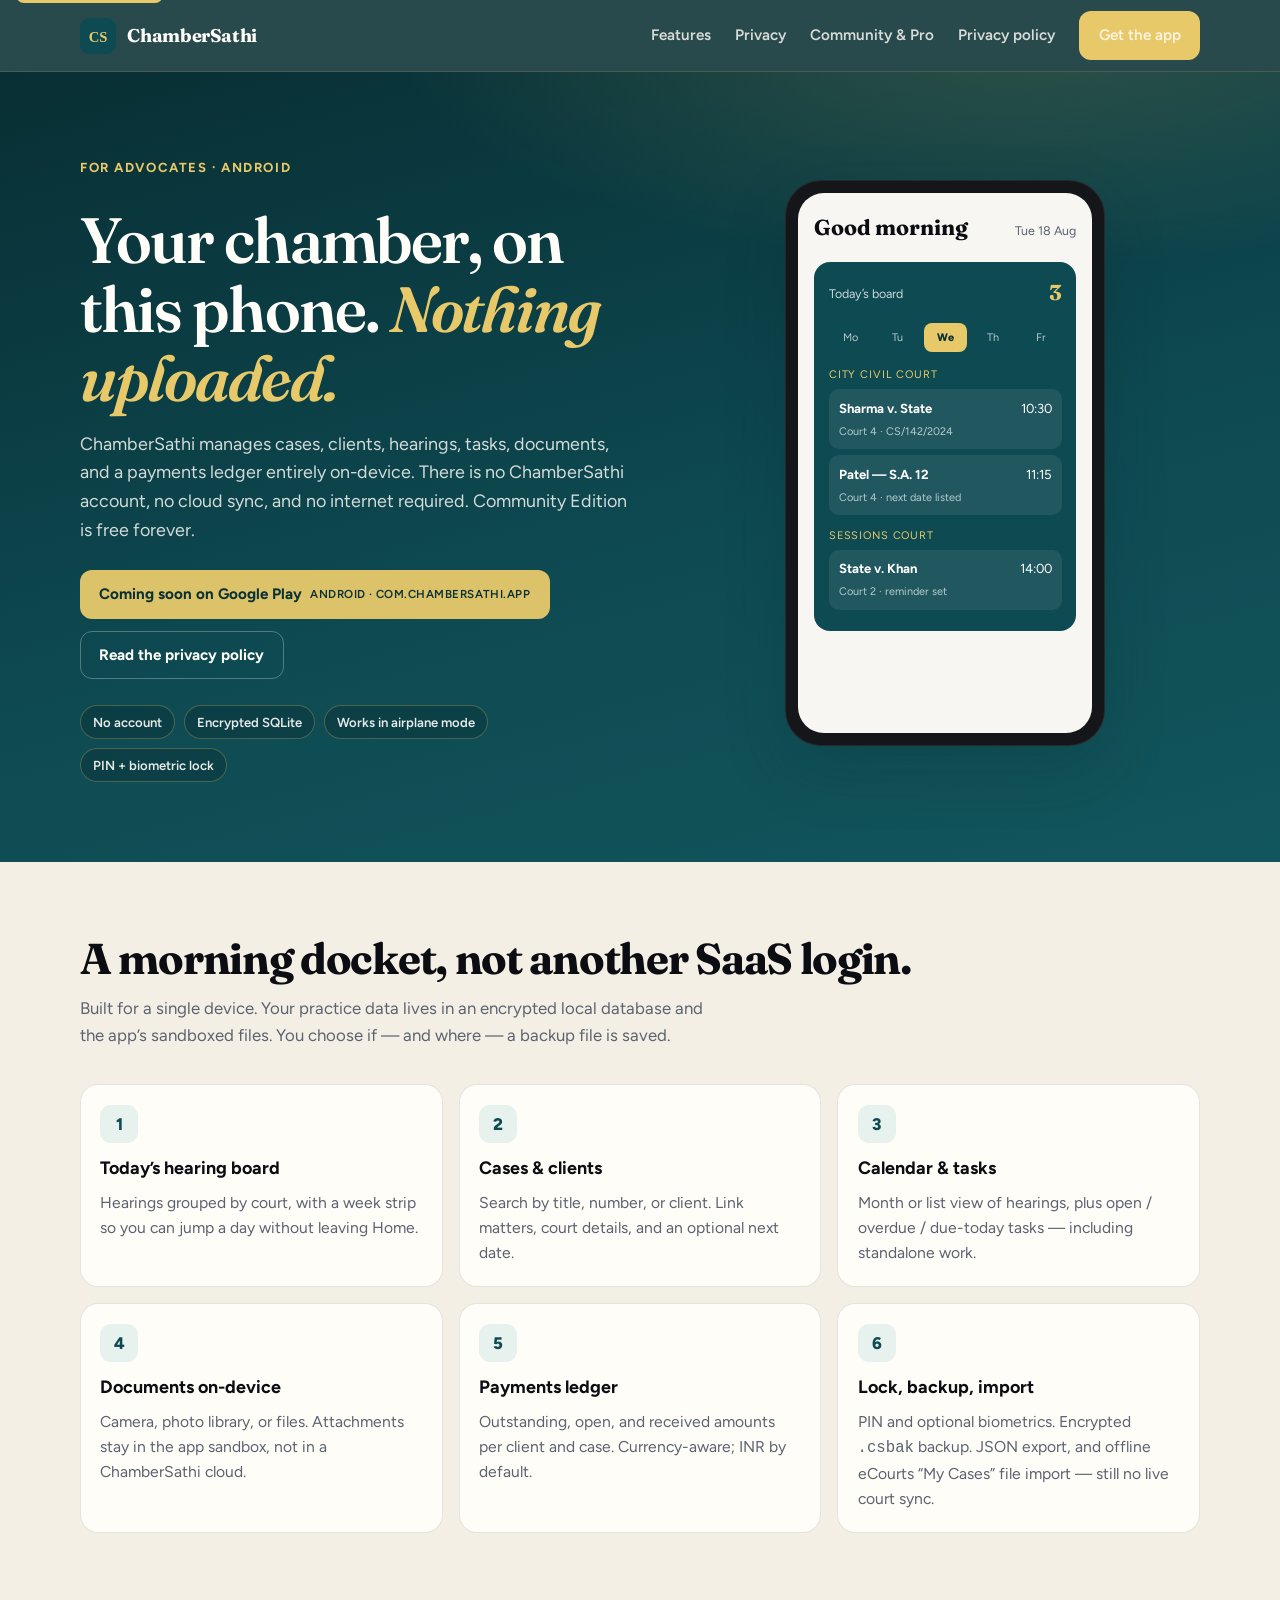
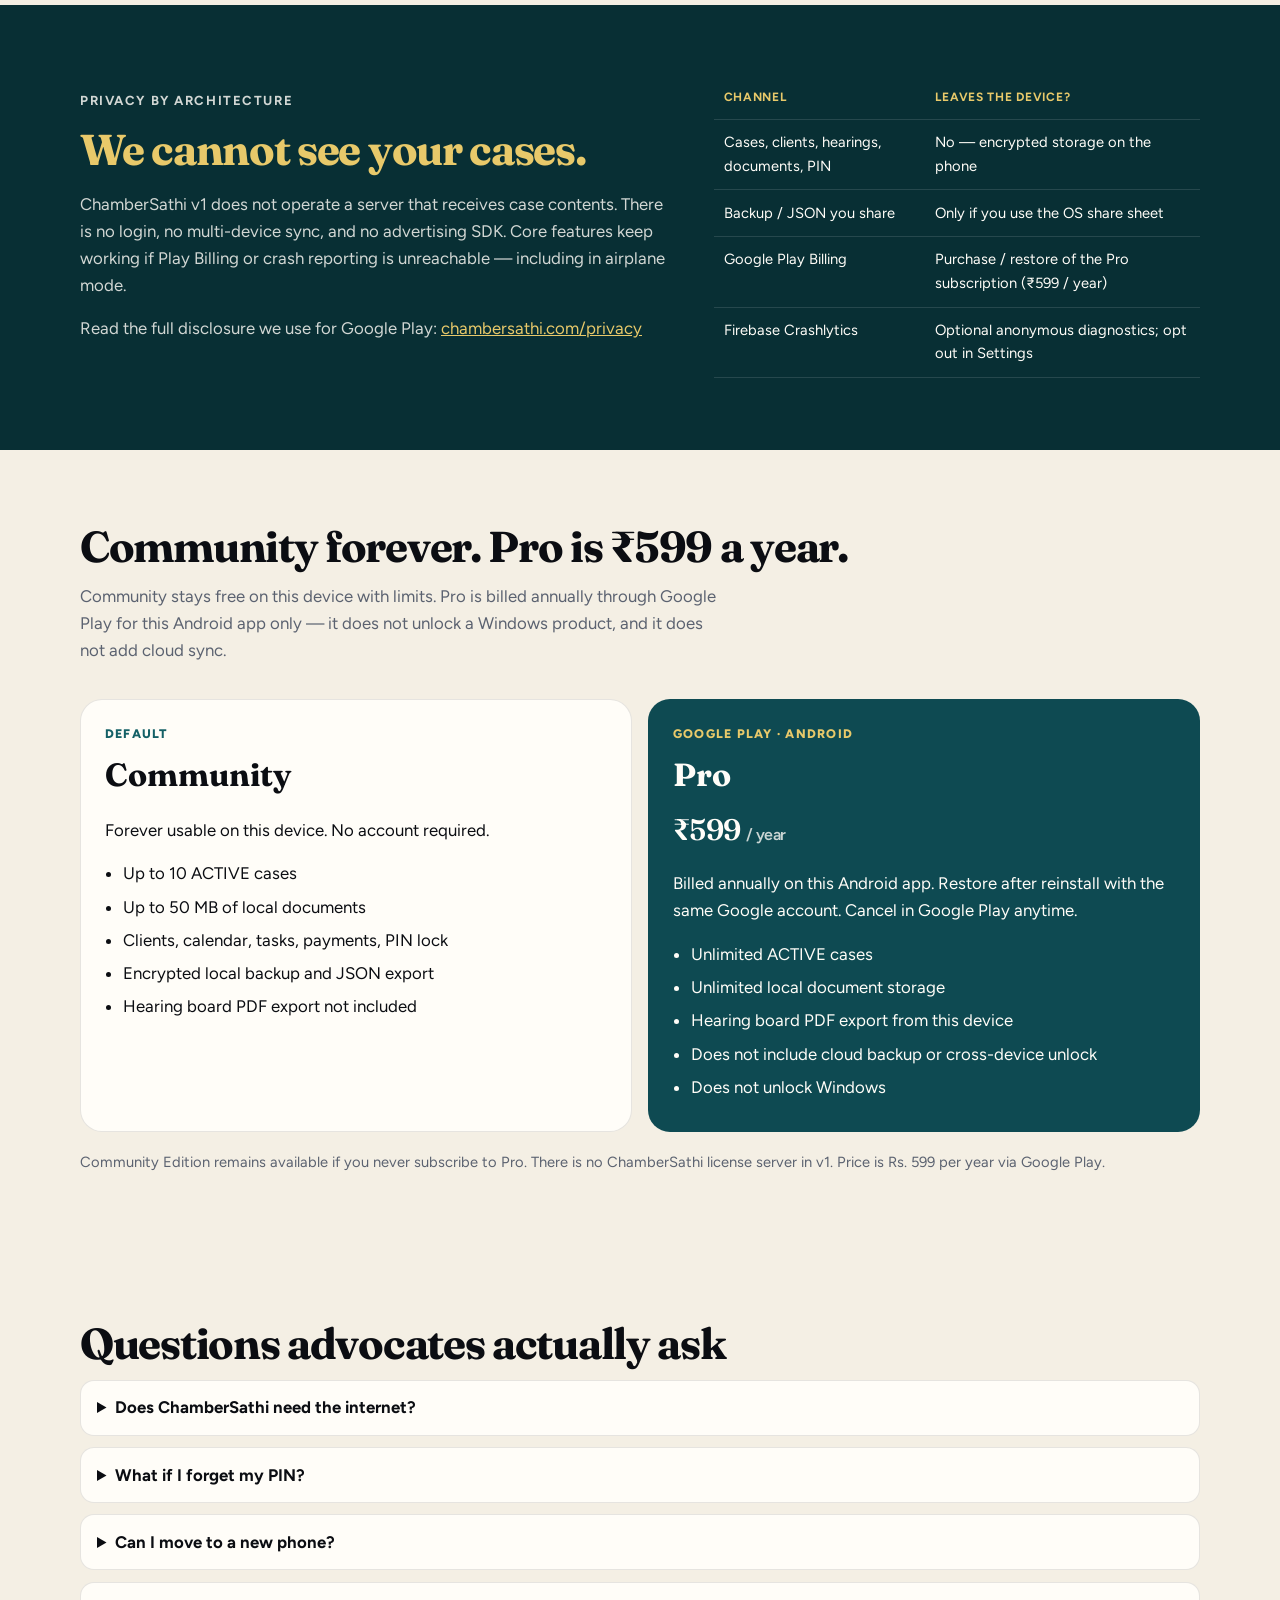
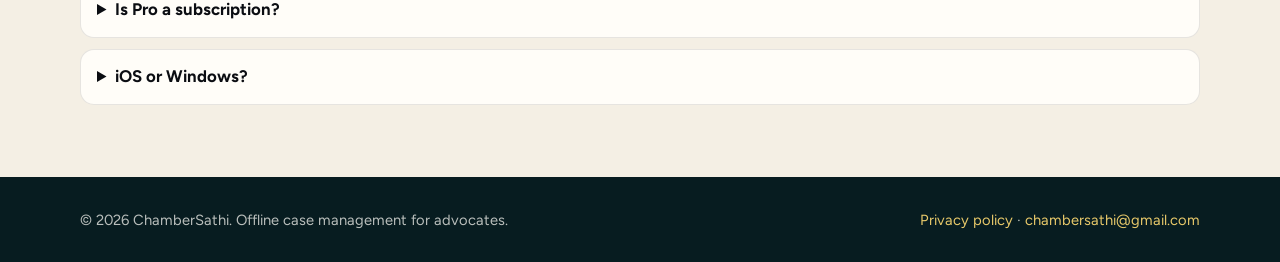
<file: index.html>
<!DOCTYPE html>
<html lang="en">
  <head>
    <meta charset="utf-8" />
    <meta name="viewport" content="width=device-width, initial-scale=1" />
    <title>ChamberSathi — Offline case management for advocates</title>
    <meta
      name="description"
      content="ChamberSathi keeps cases, clients, hearings, tasks, documents, and payments on your phone. Encrypted. No account. No cloud. Community Edition is free forever."
    />
    <link rel="canonical" href="https://chambersathi.com/" />
    <link rel="icon" href="/assets/favicon.svg" type="image/svg+xml" />
    <meta property="og:type" content="website" />
    <meta property="og:url" content="https://chambersathi.com/" />
    <meta property="og:title" content="ChamberSathi — Offline case management for advocates" />
    <meta
      property="og:description"
      content="Your chamber, on this phone. Nothing is uploaded. Community is free forever. Pro is ₹599 per year on Google Play."
    />
    <meta name="theme-color" content="#0E4A52" />
    <link rel="preconnect" href="https://fonts.googleapis.com" />
    <link rel="preconnect" href="https://fonts.gstatic.com" crossorigin />
    <link
      href="https://fonts.googleapis.com/css2?family=Figtree:wght@500;600;700;800&family=Fraunces:opsz,wght@9..144,500;9..144,600;9..144,700&display=swap"
      rel="stylesheet"
    />
    <link rel="stylesheet" href="/css/styles.css" />
    <script type="application/ld+json">
      {
        "@context": "https://schema.org",
        "@type": "SoftwareApplication",
        "name": "ChamberSathi",
        "applicationCategory": "BusinessApplication",
        "operatingSystem": "Android",
        "offers": [
          {
            "@type": "Offer",
            "name": "Community Edition",
            "price": "0",
            "priceCurrency": "INR"
          },
          {
            "@type": "Offer",
            "name": "Pro",
            "price": "599",
            "priceCurrency": "INR",
            "priceSpecification": {
              "@type": "UnitPriceSpecification",
              "price": "599",
              "priceCurrency": "INR",
              "billingDuration": "P1Y"
            }
          }
        ],
        "description": "Offline-first case management for advocates. Encrypted local storage, no account, no cloud sync.",
        "url": "https://chambersathi.com/"
      }
    </script>
  </head>
  <body>
    <a class="skip-link" href="#main">Skip to content</a>
    <header class="site-header">
      <div class="wrap">
        <a class="brand" href="/">
          <img src="/assets/logo.svg" alt="" width="36" height="36" />
          <span>ChamberSathi</span>
        </a>
        <button
          class="nav-toggle"
          type="button"
          data-nav-toggle
          aria-expanded="false"
          aria-controls="site-nav"
          aria-label="Open menu"
        >
          Menu
        </button>
        <nav id="site-nav" class="nav" data-nav aria-label="Primary">
          <a href="#features">Features</a>
          <a href="#privacy">Privacy</a>
          <a href="#pricing">Community &amp; Pro</a>
          <a href="/privacy/">Privacy policy</a>
          <a class="btn btn-gold" href="#get-app">Get the app</a>
        </nav>
      </div>
    </header>

    <main id="main">
      <section class="hero">
        <div class="wrap hero-grid">
          <div>
            <p class="eyebrow">For advocates · Android</p>
            <h1>Your chamber, on this phone. <em>Nothing uploaded.</em></h1>
            <p class="lede">
              ChamberSathi manages cases, clients, hearings, tasks, documents, and a payments ledger
              entirely on-device. There is no ChamberSathi account, no cloud sync, and no internet
              required. Community Edition is free forever.
            </p>
            <div class="hero-actions" id="get-app">
              <span class="btn btn-gold coming-soon">
                Coming soon on Google Play
                <small>Android · com.chambersathi.app</small>
              </span>
              <a class="btn btn-ghost" href="/privacy/">Read the privacy policy</a>
            </div>
            <div class="trust">
              <span class="chip">No account</span>
              <span class="chip">Encrypted SQLite</span>
              <span class="chip">Works in airplane mode</span>
              <span class="chip">PIN + biometric lock</span>
            </div>
          </div>
          <div aria-hidden="true">
            <div class="phone">
              <div class="phone-screen">
                <div class="phone-bar">
                  <strong>Good morning</strong>
                  <span>Tue 18 Aug</span>
                </div>
                <div class="docket">
                  <div class="docket-head">
                    <span>Today’s board</span>
                    <b>3</b>
                  </div>
                  <div class="week">
                    <span>Mo</span><span>Tu</span><span class="on">We</span><span>Th</span><span>Fr</span>
                  </div>
                  <div class="court">City Civil Court</div>
                  <div class="hearing">
                    <strong>Sharma v. State</strong>
                    <span>10:30</span>
                    <small>Court 4 · CS/142/2024</small>
                  </div>
                  <div class="hearing">
                    <strong>Patel — S.A. 12</strong>
                    <span>11:15</span>
                    <small>Court 4 · next date listed</small>
                  </div>
                  <div class="court">Sessions Court</div>
                  <div class="hearing">
                    <strong>State v. Khan</strong>
                    <span>14:00</span>
                    <small>Court 2 · reminder set</small>
                  </div>
                </div>
              </div>
            </div>
          </div>
        </div>
      </section>

      <section class="section" id="features">
        <div class="wrap">
          <h2>A morning docket, not another SaaS login.</h2>
          <p class="section-intro">
            Built for a single device. Your practice data lives in an encrypted local database and
            the app’s sandboxed files. You choose if — and where — a backup file is saved.
          </p>
          <div class="features">
            <article class="card">
              <div class="mark">1</div>
              <h3>Today’s hearing board</h3>
              <p>Hearings grouped by court, with a week strip so you can jump a day without leaving Home.</p>
            </article>
            <article class="card">
              <div class="mark">2</div>
              <h3>Cases &amp; clients</h3>
              <p>Search by title, number, or client. Link matters, court details, and an optional next date.</p>
            </article>
            <article class="card">
              <div class="mark">3</div>
              <h3>Calendar &amp; tasks</h3>
              <p>Month or list view of hearings, plus open / overdue / due-today tasks — including standalone work.</p>
            </article>
            <article class="card">
              <div class="mark">4</div>
              <h3>Documents on-device</h3>
              <p>Camera, photo library, or files. Attachments stay in the app sandbox, not in a ChamberSathi cloud.</p>
            </article>
            <article class="card">
              <div class="mark">5</div>
              <h3>Payments ledger</h3>
              <p>Outstanding, open, and received amounts per client and case. Currency-aware; INR by default.</p>
            </article>
            <article class="card">
              <div class="mark">6</div>
              <h3>Lock, backup, import</h3>
              <p>
                PIN and optional biometrics. Encrypted <code>.csbak</code> backup. JSON export, and
                offline eCourts “My Cases” file import — still no live court sync.
              </p>
            </article>
          </div>
        </div>
      </section>

      <section class="section privacy-band" id="privacy">
        <div class="wrap">
          <div>
            <p class="eyebrow">Privacy by architecture</p>
            <h2>We cannot see your cases.</h2>
            <p>
              ChamberSathi v1 does not operate a server that receives case contents. There is no
              login, no multi-device sync, and no advertising SDK. Core features keep working if
              Play Billing or crash reporting is unreachable — including in airplane mode.
            </p>
            <p>
              Read the full disclosure we use for Google Play:
              <a href="/privacy/">chambersathi.com/privacy</a>
            </p>
          </div>
          <div>
            <table class="leave-table">
              <thead>
                <tr>
                  <th>Channel</th>
                  <th>Leaves the device?</th>
                </tr>
              </thead>
              <tbody>
                <tr>
                  <td>Cases, clients, hearings, documents, PIN</td>
                  <td>No — encrypted storage on the phone</td>
                </tr>
                <tr>
                  <td>Backup / JSON you share</td>
                  <td>Only if you use the OS share sheet</td>
                </tr>
                <tr>
                  <td>Google Play Billing</td>
                  <td>Purchase / restore of the Pro subscription (₹599 / year)</td>
                </tr>
                <tr>
                  <td>Firebase Crashlytics</td>
                  <td>Optional anonymous diagnostics; opt out in Settings</td>
                </tr>
              </tbody>
            </table>
          </div>
        </div>
      </section>

      <section class="section" id="pricing">
        <div class="wrap">
          <h2>Community forever. Pro is ₹599 a year.</h2>
          <p class="section-intro">
            Community stays free on this device with limits. Pro is billed annually through Google
            Play for this Android app only — it does not unlock a Windows product, and it does not
            add cloud sync.
          </p>
          <div class="plans">
            <article class="plan">
              <div class="label">Default</div>
              <h3>Community</h3>
              <p>Forever usable on this device. No account required.</p>
              <ul>
                <li>Up to 10 ACTIVE cases</li>
                <li>Up to 50 MB of local documents</li>
                <li>Clients, calendar, tasks, payments, PIN lock</li>
                <li>Encrypted local backup and JSON export</li>
                <li>Hearing board PDF export not included</li>
              </ul>
            </article>
            <article class="plan featured">
              <div class="label">Google Play · Android</div>
              <h3>Pro</h3>
              <p class="price">₹599 <span>/ year</span></p>
              <p>Billed annually on this Android app. Restore after reinstall with the same Google account. Cancel in Google Play anytime.</p>
              <ul>
                <li>Unlimited ACTIVE cases</li>
                <li>Unlimited local document storage</li>
                <li>Hearing board PDF export from this device</li>
                <li>Does not include cloud backup or cross-device unlock</li>
                <li>Does not unlock Windows</li>
              </ul>
            </article>
          </div>
          <p class="fine-print">
            Community Edition remains available if you never subscribe to Pro. There is no
            ChamberSathi license server in v1. Price is Rs. 599 per year via Google Play.
          </p>
        </div>
      </section>

      <section class="section" id="faq">
        <div class="wrap">
          <h2>Questions advocates actually ask</h2>
          <div class="faq">
            <details>
              <summary>Does ChamberSathi need the internet?</summary>
              <p>
                No. Practice data is local. Reminders are scheduled on the device. You only need a
                network for optional crash reports, a Play purchase/restore, or if you yourself share
                a backup file through Drive, email, or similar.
              </p>
            </details>
            <details>
              <summary>What if I forget my PIN?</summary>
              <p>
                There is no email reset. You can unlock with biometrics if you enabled them, restore
                from an encrypted backup you already saved, or wipe local data and start over.
              </p>
            </details>
            <details>
              <summary>Can I move to a new phone?</summary>
              <p>
                Export an encrypted <code>.csbak</code> backup, restore it on the new device, then
                tap Restore purchases with the same Google account if you bought Pro. Android and
                Windows licenses are not shared in v1.
              </p>
            </details>
            <details>
              <summary>Is Pro a subscription?</summary>
              <p>
                Community is free forever with limits. Pro is Rs. 599 per year on Google Play for
                this Android app. Google handles billing and renewal; you can cancel in Play
                subscriptions. Letting Pro lapse returns the app to Community limits — your local
                data stays on the device.
              </p>
            </details>
            <details>
              <summary>iOS or Windows?</summary>
              <p>
                v1 is Android. A Windows product is planned as a separate app with its own store
                license. iOS is out of scope for this release.
              </p>
            </details>
          </div>
        </div>
      </section>
    </main>

    <footer class="site-footer">
      <div class="wrap">
        <div>© 2026 ChamberSathi. Offline case management for advocates.</div>
        <div>
          <a href="/privacy/">Privacy policy</a>
          ·
          <a href="mailto:chambersathi@gmail.com">chambersathi@gmail.com</a>
        </div>
      </div>
    </footer>
    <script src="/js/main.js"></script>
  </body>
</html>
</file>
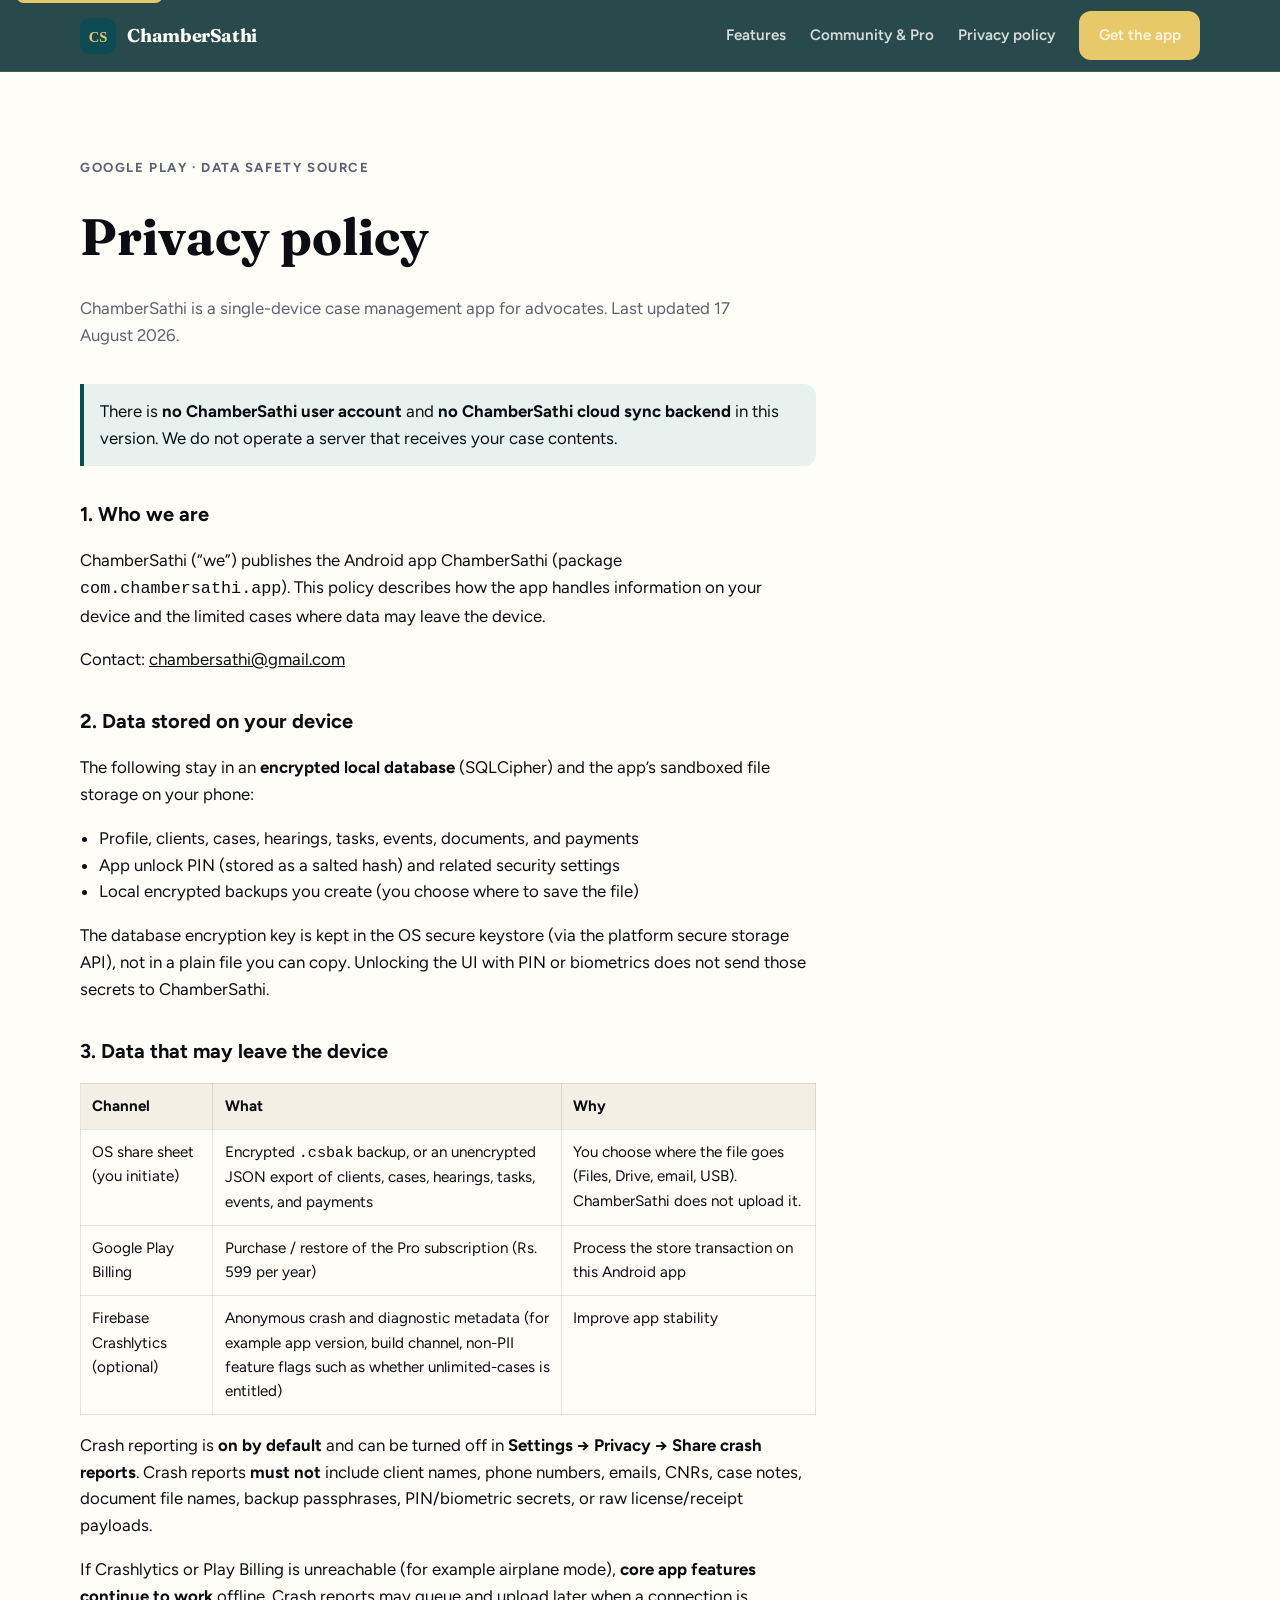
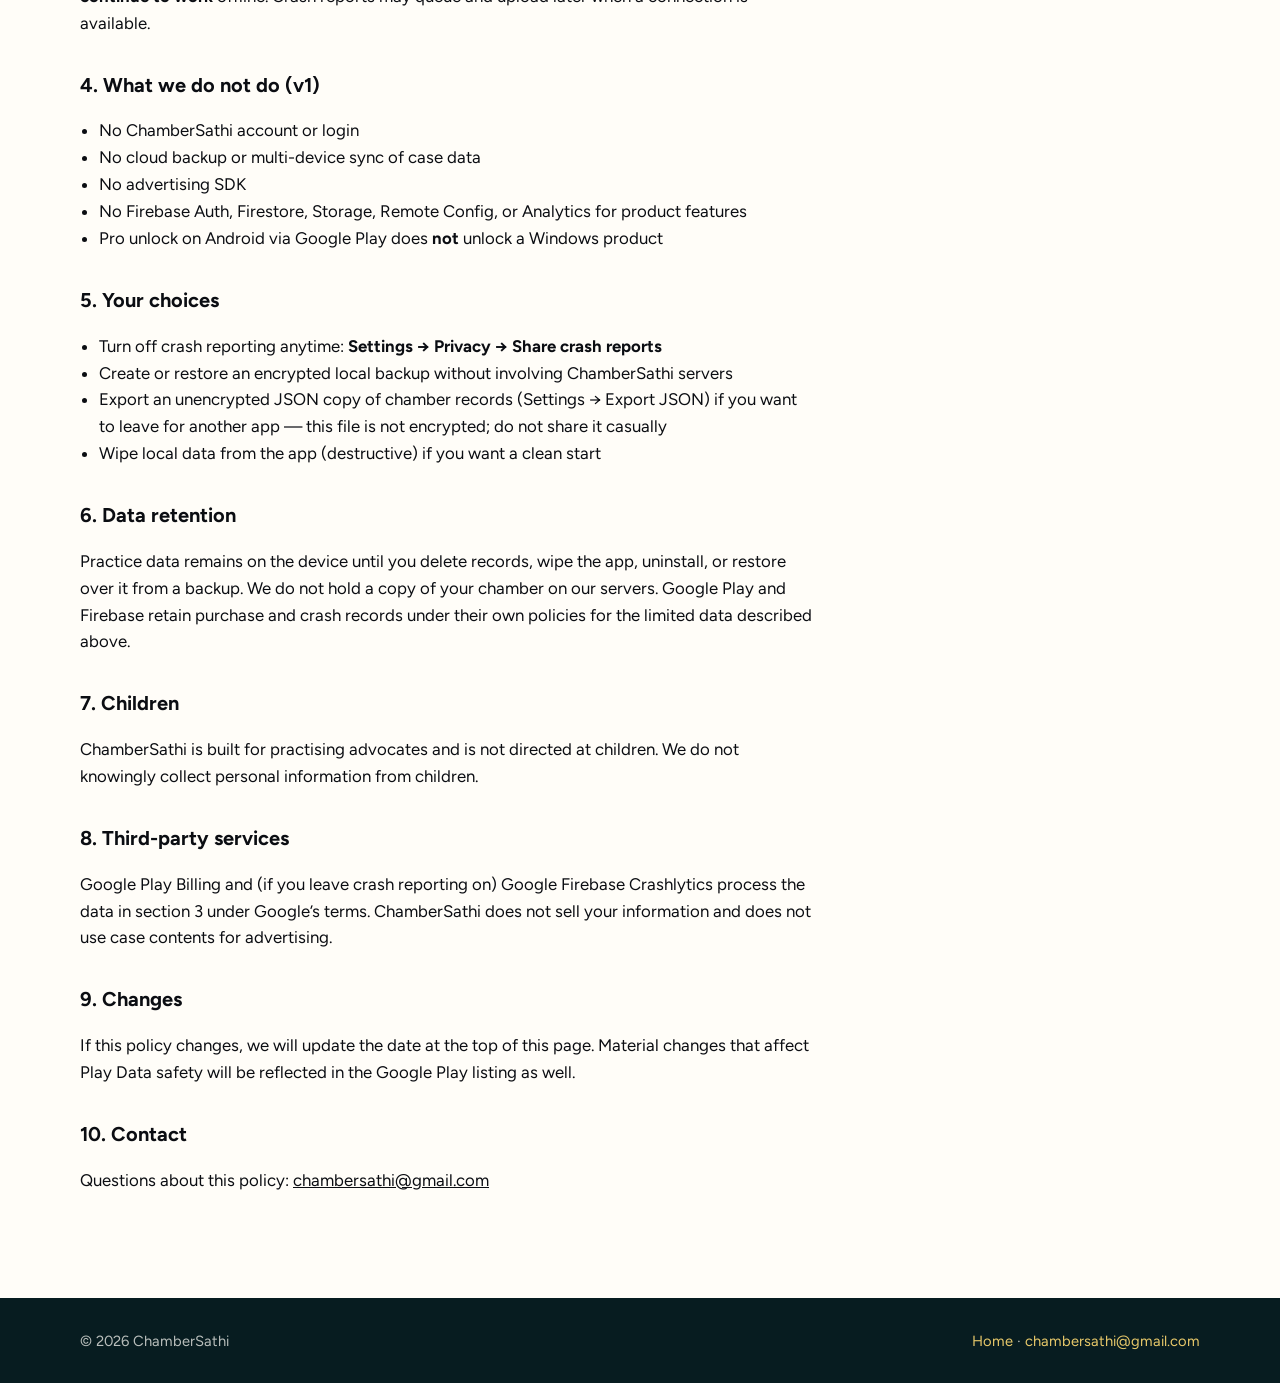
<file: privacy/index.html>
<!DOCTYPE html>
<html lang="en">
  <head>
    <meta charset="utf-8" />
    <meta name="viewport" content="width=device-width, initial-scale=1" />
    <title>Privacy policy — ChamberSathi</title>
    <meta
      name="description"
      content="ChamberSathi privacy policy: practice data stays on your device. No ChamberSathi account or cloud sync. Optional Crashlytics and Google Play Billing only."
    />
    <link rel="canonical" href="https://chambersathi.com/privacy/" />
    <link rel="icon" href="/assets/favicon.svg" type="image/svg+xml" />
    <meta property="og:type" content="website" />
    <meta property="og:url" content="https://chambersathi.com/privacy/" />
    <meta property="og:title" content="Privacy policy — ChamberSathi" />
    <meta
      property="og:description"
      content="Public privacy policy for ChamberSathi (Android). Use this URL in Google Play Console."
    />
    <meta name="theme-color" content="#0E4A52" />
    <link rel="preconnect" href="https://fonts.googleapis.com" />
    <link rel="preconnect" href="https://fonts.gstatic.com" crossorigin />
    <link
      href="https://fonts.googleapis.com/css2?family=Figtree:wght@500;600;700;800&family=Fraunces:opsz,wght@9..144,500;9..144,600;9..144,700&display=swap"
      rel="stylesheet"
    />
    <link rel="stylesheet" href="/css/styles.css" />
  </head>
  <body>
    <a class="skip-link" href="#main">Skip to content</a>
    <header class="site-header">
      <div class="wrap">
        <a class="brand" href="/">
          <img src="/assets/logo.svg" alt="" width="36" height="36" />
          <span>ChamberSathi</span>
        </a>
        <button
          class="nav-toggle"
          type="button"
          data-nav-toggle
          aria-expanded="false"
          aria-controls="site-nav"
          aria-label="Open menu"
        >
          Menu
        </button>
        <nav id="site-nav" class="nav" data-nav aria-label="Primary">
          <a href="/#features">Features</a>
          <a href="/#pricing">Community &amp; Pro</a>
          <a href="/privacy/">Privacy policy</a>
          <a class="btn btn-gold" href="/#get-app">Get the app</a>
        </nav>
      </div>
    </header>

    <main id="main" class="legal">
      <div class="wrap">
        <header class="legal-header">
          <p class="eyebrow">Google Play · Data safety source</p>
          <h1>Privacy policy</h1>
          <p>
            ChamberSathi is a single-device case management app for advocates. Last updated
            17 August 2026.
          </p>
        </header>

        <article class="legal-doc">
          <p class="notice">
            There is <strong>no ChamberSathi user account</strong> and
            <strong>no ChamberSathi cloud sync backend</strong> in this version. We do not operate a
            server that receives your case contents.
          </p>

          <h2>1. Who we are</h2>
          <p>
            ChamberSathi (“we”) publishes the Android app ChamberSathi (package
            <code>com.chambersathi.app</code>). This policy describes how the app handles information
            on your device and the limited cases where data may leave the device.
          </p>
          <p>
            Contact:
            <a href="mailto:chambersathi@gmail.com">chambersathi@gmail.com</a>
          </p>

          <h2>2. Data stored on your device</h2>
          <p>
            The following stay in an <strong>encrypted local database</strong> (SQLCipher) and the
            app’s sandboxed file storage on your phone:
          </p>
          <ul>
            <li>Profile, clients, cases, hearings, tasks, events, documents, and payments</li>
            <li>App unlock PIN (stored as a salted hash) and related security settings</li>
            <li>Local encrypted backups you create (you choose where to save the file)</li>
          </ul>
          <p>
            The database encryption key is kept in the OS secure keystore (via the platform secure
            storage API), not in a plain file you can copy. Unlocking the UI with PIN or biometrics
            does not send those secrets to ChamberSathi.
          </p>

          <h2>3. Data that may leave the device</h2>
          <table>
            <thead>
              <tr>
                <th>Channel</th>
                <th>What</th>
                <th>Why</th>
              </tr>
            </thead>
            <tbody>
              <tr>
                <td>OS share sheet (you initiate)</td>
                <td>
                  Encrypted <code>.csbak</code> backup, or an unencrypted JSON export of
                  clients, cases, hearings, tasks, events, and payments
                </td>
                <td>
                  You choose where the file goes (Files, Drive, email, USB). ChamberSathi does not
                  upload it.
                </td>
              </tr>
              <tr>
                <td>Google Play Billing</td>
                <td>Purchase / restore of the Pro subscription (Rs. 599 per year)</td>
                <td>Process the store transaction on this Android app</td>
              </tr>
              <tr>
                <td>Firebase Crashlytics (optional)</td>
                <td>
                  Anonymous crash and diagnostic metadata (for example app version, build channel,
                  non-PII feature flags such as whether unlimited-cases is entitled)
                </td>
                <td>Improve app stability</td>
              </tr>
            </tbody>
          </table>
          <p>
            Crash reporting is <strong>on by default</strong> and can be turned off in
            <strong>Settings → Privacy → Share crash reports</strong>. Crash reports
            <strong>must not</strong> include client names, phone numbers, emails, CNRs, case notes,
            document file names, backup passphrases, PIN/biometric secrets, or raw license/receipt
            payloads.
          </p>
          <p>
            If Crashlytics or Play Billing is unreachable (for example airplane mode),
            <strong>core app features continue to work</strong> offline. Crash reports may queue and
            upload later when a connection is available.
          </p>

          <h2>4. What we do not do (v1)</h2>
          <ul>
            <li>No ChamberSathi account or login</li>
            <li>No cloud backup or multi-device sync of case data</li>
            <li>No advertising SDK</li>
            <li>
              No Firebase Auth, Firestore, Storage, Remote Config, or Analytics for product features
            </li>
            <li>
              Pro unlock on Android via Google Play does <strong>not</strong> unlock a Windows
              product
            </li>
          </ul>

          <h2>5. Your choices</h2>
          <ul>
            <li>
              Turn off crash reporting anytime: <strong>Settings → Privacy → Share crash reports</strong>
            </li>
            <li>Create or restore an encrypted local backup without involving ChamberSathi servers</li>
            <li>
              Export an unencrypted JSON copy of chamber records (Settings → Export JSON) if you want
              to leave for another app — this file is not encrypted; do not share it casually
            </li>
            <li>Wipe local data from the app (destructive) if you want a clean start</li>
          </ul>

          <h2>6. Data retention</h2>
          <p>
            Practice data remains on the device until you delete records, wipe the app, uninstall, or
            restore over it from a backup. We do not hold a copy of your chamber on our servers.
            Google Play and Firebase retain purchase and crash records under their own policies for
            the limited data described above.
          </p>

          <h2>7. Children</h2>
          <p>
            ChamberSathi is built for practising advocates and is not directed at children. We do not
            knowingly collect personal information from children.
          </p>

          <h2>8. Third-party services</h2>
          <p>
            Google Play Billing and (if you leave crash reporting on) Google Firebase Crashlytics
            process the data in section 3 under Google’s terms. ChamberSathi does not sell your
            information and does not use case contents for advertising.
          </p>

          <h2>9. Changes</h2>
          <p>
            If this policy changes, we will update the date at the top of this page. Material changes
            that affect Play Data safety will be reflected in the Google Play listing as well.
          </p>

          <h2>10. Contact</h2>
          <p>
            Questions about this policy:
            <a href="mailto:chambersathi@gmail.com">chambersathi@gmail.com</a>
          </p>
        </article>
      </div>
    </main>

    <footer class="site-footer">
      <div class="wrap">
        <div>© 2026 ChamberSathi</div>
        <div>
          <a href="/">Home</a>
          ·
          <a href="mailto:chambersathi@gmail.com">chambersathi@gmail.com</a>
        </div>
      </div>
    </footer>
    <script src="/js/main.js"></script>
  </body>
</html>
</file>
<file: css/styles.css>
:root {
  --ink: #0b0d12;
  --muted: #5b6270;
  --paper: #f4efe4;
  --paper-2: #fffdf8;
  --hero: #0e4a52;
  --hero-deep: #082f34;
  --hero-mid: #146066;
  --gold: #e8c96a;
  --gold-deep: #c9a84a;
  --primary: #208aef;
  --primary-ink: #0a3a68;
  --success: #1c8a5a;
  --danger: #d64545;
  --border: rgba(11, 13, 18, 0.1);
  --shadow: 0 24px 60px rgba(8, 47, 52, 0.22);
  --radius: 18px;
  --max: 1120px;
  --font-serif: "Fraunces", "Iowan Old Style", "Palatino Linotype", Palatino, serif;
  --font-sans: "Figtree", "Segoe UI", system-ui, sans-serif;
  --header-h: 72px;
}

*,
*::before,
*::after {
  box-sizing: border-box;
}

html {
  scroll-behavior: smooth;
}

@media (prefers-reduced-motion: reduce) {
  html {
    scroll-behavior: auto;
  }

  *,
  *::before,
  *::after {
    animation: none !important;
    transition: none !important;
  }
}

body {
  margin: 0;
  color: var(--ink);
  background: var(--paper);
  font-family: var(--font-sans);
  font-size: 1.05rem;
  line-height: 1.6;
  -webkit-font-smoothing: antialiased;
}

img {
  max-width: 100%;
  display: block;
}

a {
  color: inherit;
}

:focus-visible {
  outline: 2px solid var(--gold);
  outline-offset: 3px;
}

.skip-link {
  position: absolute;
  left: 1rem;
  top: -40px;
  z-index: 100;
  background: var(--gold);
  color: var(--hero-deep);
  padding: 0.5rem 0.85rem;
  border-radius: 8px;
  font-weight: 700;
}

.skip-link:focus {
  top: 1rem;
}

.wrap {
  width: min(var(--max), calc(100% - 2.5rem));
  margin-inline: auto;
}

.site-header {
  position: sticky;
  top: 0;
  z-index: 40;
  height: var(--header-h);
  backdrop-filter: blur(16px);
  background: rgba(8, 47, 52, 0.86);
  border-bottom: 1px solid rgba(232, 201, 106, 0.16);
}

.site-header .wrap {
  height: 100%;
  display: flex;
  align-items: center;
  justify-content: space-between;
  gap: 1rem;
}

.brand {
  display: flex;
  align-items: center;
  gap: 0.7rem;
  text-decoration: none;
  color: var(--paper-2);
  font-weight: 700;
  letter-spacing: -0.02em;
}

.brand img {
  width: 36px;
  height: 36px;
}

.brand span {
  font-family: var(--font-serif);
  font-size: 1.15rem;
}

.nav {
  display: flex;
  align-items: center;
  gap: 1.5rem;
}

.nav a {
  color: rgba(255, 253, 248, 0.82);
  text-decoration: none;
  font-size: 0.95rem;
  font-weight: 600;
}

.nav a:hover,
.nav a:focus-visible {
  color: var(--gold);
}

.nav-toggle {
  display: none;
  width: 44px;
  height: 44px;
  border: 1px solid rgba(255, 255, 255, 0.2);
  background: transparent;
  color: var(--paper-2);
  border-radius: 10px;
  cursor: pointer;
}

.btn {
  display: inline-flex;
  align-items: center;
  justify-content: center;
  gap: 0.5rem;
  min-height: 48px;
  padding: 0.7rem 1.15rem;
  border-radius: 12px;
  border: 1px solid transparent;
  text-decoration: none;
  font-weight: 700;
  font-size: 0.95rem;
  cursor: pointer;
}

.btn-gold {
  background: var(--gold);
  color: var(--hero-deep);
}

.btn-gold:hover {
  background: #f0d88a;
}

.btn-ghost {
  background: transparent;
  color: var(--paper-2);
  border-color: rgba(255, 253, 248, 0.28);
}

.btn-ghost:hover {
  border-color: var(--gold);
  color: var(--gold);
}

.btn-ink {
  background: var(--hero);
  color: var(--paper-2);
}

.btn-ink:hover {
  background: var(--hero-mid);
}

.hero {
  background:
    radial-gradient(1200px 500px at 80% -10%, rgba(232, 201, 106, 0.18), transparent 55%),
    linear-gradient(165deg, var(--hero-deep) 0%, var(--hero) 58%, #12565d 100%);
  color: var(--paper-2);
  padding: 4.5rem 0 5rem;
  overflow: hidden;
}

.hero-grid {
  display: grid;
  grid-template-columns: 1.05fr 0.95fr;
  gap: 3rem;
  align-items: center;
}

.eyebrow {
  display: inline-flex;
  align-items: center;
  gap: 0.5rem;
  color: var(--gold);
  font-weight: 700;
  font-size: 0.82rem;
  letter-spacing: 0.12em;
  text-transform: uppercase;
}

.hero h1 {
  font-family: var(--font-serif);
  font-size: clamp(2.4rem, 5vw, 4.1rem);
  font-weight: 600;
  line-height: 1.08;
  letter-spacing: -0.03em;
  margin: 0.85rem 0 1.1rem;
}

.hero h1 em {
  font-style: italic;
  color: var(--gold);
}

.lede {
  max-width: 38rem;
  color: rgba(255, 253, 248, 0.82);
  font-size: 1.12rem;
  margin: 0 0 1.6rem;
}

.hero-actions {
  display: flex;
  flex-wrap: wrap;
  gap: 0.75rem;
  margin-bottom: 1.6rem;
}

.trust {
  display: flex;
  flex-wrap: wrap;
  gap: 0.55rem;
}

.chip {
  border: 1px solid rgba(232, 201, 106, 0.28);
  background: rgba(0, 0, 0, 0.16);
  color: rgba(255, 253, 248, 0.9);
  border-radius: 999px;
  padding: 0.35rem 0.75rem;
  font-size: 0.82rem;
  font-weight: 600;
}

.phone {
  width: min(320px, 100%);
  margin-inline: auto;
  background: #14161a;
  border-radius: 36px;
  padding: 12px;
  box-shadow: var(--shadow);
  border: 1px solid rgba(255, 255, 255, 0.08);
}

.phone-screen {
  background: #f7f6f2;
  color: var(--ink);
  border-radius: 26px;
  min-height: 540px;
  overflow: hidden;
  padding: 1.15rem 1rem 1rem;
}

.phone-bar {
  display: flex;
  justify-content: space-between;
  align-items: baseline;
  margin-bottom: 1rem;
}

.phone-bar strong {
  font-family: var(--font-serif);
  font-size: 1.35rem;
}

.phone-bar span {
  color: var(--muted);
  font-size: 0.78rem;
}

.docket {
  background: var(--hero);
  color: white;
  border-radius: 16px;
  padding: 0.9rem;
}

.docket-head {
  display: flex;
  justify-content: space-between;
  align-items: center;
  font-size: 0.78rem;
  color: rgba(255, 255, 255, 0.78);
}

.docket-head b {
  color: var(--gold);
  font-size: 1.35rem;
  font-family: var(--font-serif);
}

.week {
  display: grid;
  grid-template-columns: repeat(5, 1fr);
  gap: 0.3rem;
  margin: 0.75rem 0 0.9rem;
}

.week span {
  text-align: center;
  font-size: 0.68rem;
  padding: 0.35rem 0;
  border-radius: 8px;
  color: rgba(255, 255, 255, 0.7);
}

.week .on {
  background: var(--gold);
  color: var(--hero-deep);
  font-weight: 800;
}

.court {
  font-size: 0.68rem;
  letter-spacing: 0.08em;
  text-transform: uppercase;
  color: var(--gold);
  margin: 0.7rem 0 0.35rem;
}

.hearing {
  display: grid;
  grid-template-columns: 1fr auto;
  gap: 0.25rem 0.6rem;
  background: rgba(255, 255, 255, 0.08);
  border-radius: 10px;
  padding: 0.55rem 0.65rem;
  margin-bottom: 0.4rem;
  font-size: 0.82rem;
}

.hearing small {
  grid-column: 1 / -1;
  color: rgba(255, 255, 255, 0.68);
}

.section {
  padding: 4.5rem 0;
}

.section h2 {
  font-family: var(--font-serif);
  font-size: clamp(1.9rem, 3.4vw, 2.7rem);
  letter-spacing: -0.03em;
  line-height: 1.15;
  margin: 0 0 0.7rem;
}

.section-intro {
  max-width: 40rem;
  color: var(--muted);
  margin: 0 0 2.2rem;
}

.features {
  display: grid;
  grid-template-columns: repeat(3, 1fr);
  gap: 1rem;
}

.card {
  background: var(--paper-2);
  border: 1px solid var(--border);
  border-radius: var(--radius);
  padding: 1.25rem 1.2rem 1.3rem;
}

.card h3 {
  margin: 0.2rem 0 0.45rem;
  font-size: 1.12rem;
}

.card p {
  margin: 0;
  color: var(--muted);
  font-size: 0.98rem;
}

.mark {
  width: 38px;
  height: 38px;
  border-radius: 11px;
  display: grid;
  place-items: center;
  background: #e7f1ee;
  color: var(--hero);
  font-weight: 800;
  margin-bottom: 0.7rem;
}

.privacy-band {
  background: var(--hero-deep);
  color: var(--paper-2);
}

.privacy-band .wrap {
  display: grid;
  grid-template-columns: 1.1fr 0.9fr;
  gap: 2.5rem;
  align-items: start;
}

.privacy-band h2 {
  color: var(--gold);
}

.privacy-band p,
.privacy-band li {
  color: rgba(255, 253, 248, 0.82);
}

.privacy-band a {
  color: var(--gold);
}

.leave-table {
  width: 100%;
  border-collapse: collapse;
  font-size: 0.92rem;
}

.leave-table th,
.leave-table td {
  text-align: left;
  padding: 0.7rem 0.6rem;
  border-bottom: 1px solid rgba(255, 255, 255, 0.12);
  vertical-align: top;
}

.leave-table th {
  color: var(--gold);
  font-size: 0.75rem;
  letter-spacing: 0.06em;
  text-transform: uppercase;
}

.plans {
  display: grid;
  grid-template-columns: 1fr 1fr;
  gap: 1rem;
}

.plan {
  background: var(--paper-2);
  border: 1px solid var(--border);
  border-radius: 22px;
  padding: 1.5rem;
}

.plan.featured {
  background: var(--hero);
  color: var(--paper-2);
  border-color: transparent;
}

.plan .label {
  font-size: 0.78rem;
  font-weight: 800;
  letter-spacing: 0.1em;
  text-transform: uppercase;
  color: var(--hero-mid);
}

.plan.featured .label {
  color: var(--gold);
}

.plan h3 {
  font-family: var(--font-serif);
  font-size: 2rem;
  margin: 0.3rem 0 0.4rem;
}

.plan .price {
  font-family: var(--font-serif);
  font-size: 1.85rem;
  font-weight: 600;
  margin: 0 0 0.55rem;
  letter-spacing: -0.02em;
}

.plan .price span {
  font-family: var(--font-sans);
  font-size: 1rem;
  font-weight: 600;
  opacity: 0.78;
}

.plan ul {
  margin: 1rem 0 0;
  padding: 0 0 0 1.1rem;
}

.plan li {
  margin: 0.4rem 0;
}

.fine-print {
  color: var(--muted);
  font-size: 0.92rem;
  margin: 1.2rem 0 0;
}

.faq {
  display: grid;
  gap: 0.7rem;
}

details {
  background: var(--paper-2);
  border: 1px solid var(--border);
  border-radius: 14px;
  padding: 0.85rem 1rem;
}

summary {
  cursor: pointer;
  font-weight: 700;
}

details p {
  color: var(--muted);
  margin: 0.7rem 0 0.2rem;
}

.site-footer {
  background: #071c20;
  color: rgba(255, 253, 248, 0.72);
  padding: 2rem 0;
  font-size: 0.92rem;
}

.site-footer .wrap {
  display: flex;
  justify-content: space-between;
  gap: 1rem;
  flex-wrap: wrap;
}

.site-footer a {
  color: var(--gold);
  text-decoration: none;
}

.legal {
  background: var(--paper-2);
  padding: 4.5rem 0 5.5rem;
}

.legal-header {
  max-width: 42rem;
  margin-bottom: 2.2rem;
}

.legal-header p {
  color: var(--muted);
}

.legal h1 {
  font-family: var(--font-serif);
  font-size: clamp(2.1rem, 4vw, 3.2rem);
  margin: 0.3rem 0 0.7rem;
}

.legal-doc {
  max-width: 46rem;
}

.legal-doc h2 {
  font-size: 1.25rem;
  margin: 2rem 0 0.6rem;
}

.legal-doc table {
  width: 100%;
  border-collapse: collapse;
  margin: 1rem 0;
  font-size: 0.95rem;
}

.legal-doc th,
.legal-doc td {
  border: 1px solid var(--border);
  padding: 0.65rem 0.7rem;
  text-align: left;
  vertical-align: top;
}

.legal-doc th {
  background: var(--paper);
}

.legal-doc ul {
  padding-left: 1.2rem;
}

.notice {
  background: #e7f1ee;
  border-left: 4px solid var(--hero);
  padding: 0.9rem 1rem;
  border-radius: 0 12px 12px 0;
}

.coming-soon {
  opacity: 0.95;
  cursor: default;
  pointer-events: none;
}

.coming-soon small {
  display: block;
  font-weight: 600;
  font-size: 0.72rem;
  letter-spacing: 0.04em;
  text-transform: uppercase;
}

.error {
  min-height: 70vh;
  display: grid;
  place-items: center;
  text-align: center;
  padding: 4rem 1rem;
}

.error h1 {
  font-family: var(--font-serif);
  font-size: 3rem;
  margin: 0 0 0.6rem;
}

@media (max-width: 900px) {
  .hero-grid,
  .privacy-band .wrap,
  .features,
  .plans {
    grid-template-columns: 1fr;
  }

  .nav-toggle {
    display: grid;
    place-items: center;
  }

  .nav {
    display: none;
    position: absolute;
    inset: var(--header-h) 0 auto;
    background: var(--hero-deep);
    flex-direction: column;
    align-items: stretch;
    padding: 1rem 1.25rem 1.25rem;
    gap: 0.4rem;
    border-bottom: 1px solid rgba(232, 201, 106, 0.16);
  }

  .nav.open {
    display: flex;
  }

  .nav a,
  .nav .btn {
    width: 100%;
    justify-content: flex-start;
  }

  .hero {
    padding-top: 3rem;
  }
}
</file>
